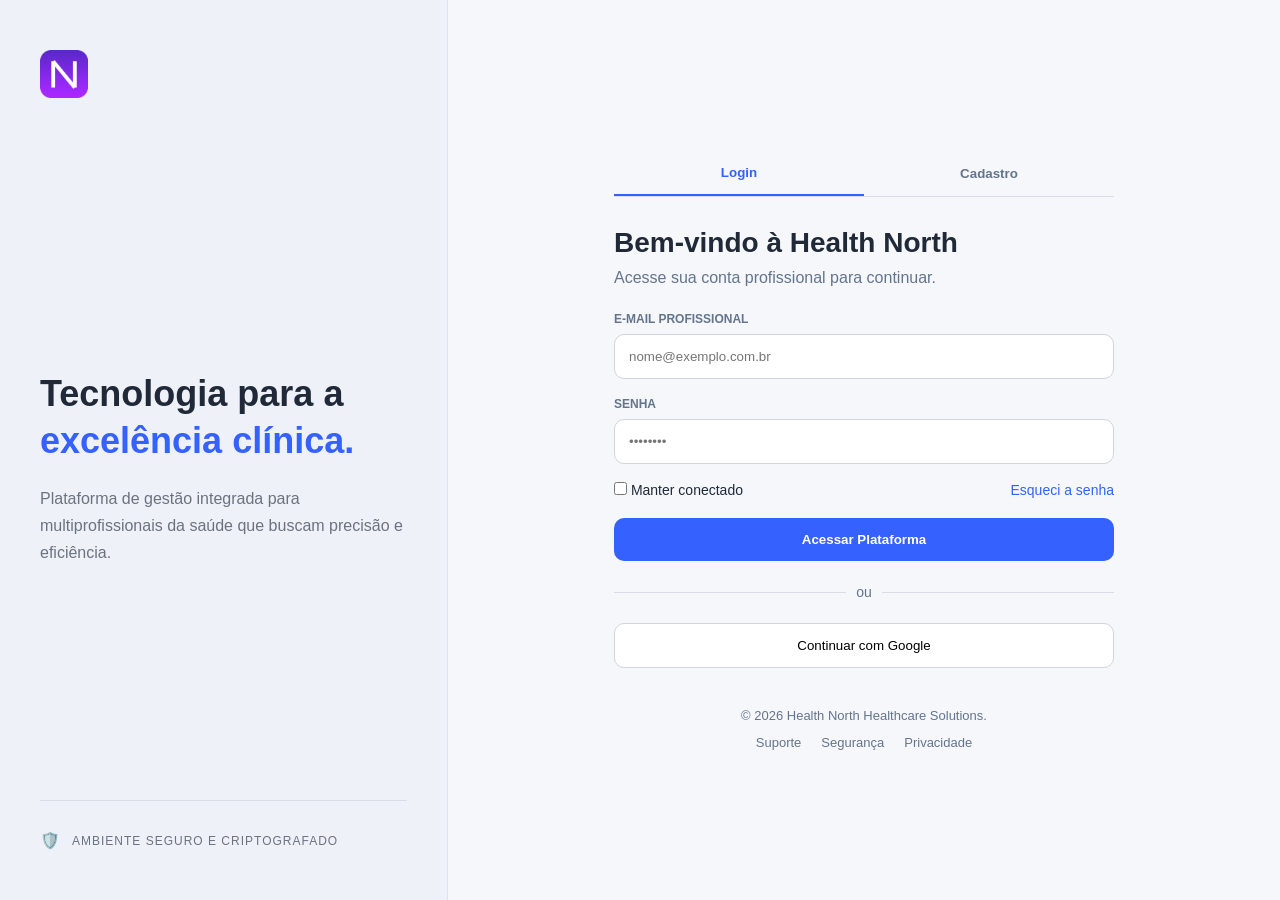
<file: pages/autent.html>
<!DOCTYPE html>

<html lang="pt-BR">

<head>
    <meta charset="UTF-8">
    <meta name="viewport" content="width=device-width, initial-scale=1.0">
    <link rel="shortcut icon" href="../assets/" type="image/x-icon">
    <link rel="shortcut icon" href="../assets/HealthNorthOFFICIAL.ico" type="image/x-icon" />
    <title>Health North - Acesso</title>
    <link rel="stylesheet" href="../style/autent.css">

</head>

<body>

    <div class="container">

        <!-- Lado esquerdo -->

        <aside class="left-side">
            <div class="brand">
                <div class="logo"><img src="../assets/HealthNorthOFFICIAL.ico"
                        alt="Logo da Health North, ela é de cor roxa gradiente com o N de North/Norte" /></div>

            </div>

            <div class="left-content">
                <h1 id="leftTitle">Tecnologia para a <span>excelência clínica.</span></h1>
                <p id="leftText">Plataforma de gestão integrada para multiprofissionais da saúde que buscam precisão e
                    eficiência.</p>

            </div>

            <div class="left-footer">
                <div class="security">
                    <span>🛡️</span>
                    <p>AMBIENTE SEGURO E CRIPTOGRAFADO</p>
                </div>

            </div>

        </aside>
        <!-- Lado direito -->
        <main class="right-side">
            <div class="auth-container">
                <div class="tabs">
                    <button class="tab active" data-tab="login">Login</button>
                    <button class="tab" data-tab="register">Cadastro</button>

                </div>
                <!-- LOGIN -->
                <section id="login" class="form-section active">
                    <div class="header-text">

                        <h2>Bem-vindo à Health North</h2>
                        <p>Acesse sua conta profissional para continuar.</p>

                    </div>

                    <form class="form">

                        <div class="form-group">
                            <label>E-MAIL PROFISSIONAL</label>
                            <input type="email" placeholder="nome@exemplo.com.br">

                        </div>

                        <div class="form-group">
                            <label>SENHA</label>
                            <input type="password" placeholder="••••••••">

                        </div>

                        <div class="options">
                            <label><input type="checkbox"> Manter conectado</label>
                            <a href="#">Esqueci a senha</a>

                        </div>

                        <button type="submit" class="btn-primary">Acessar Plataforma</button>

                        <div class="divider"><span>ou</span></div>
                        <button type="button" class="btn-google">Continuar com Google</button>

                    </form>

                </section>
                <!-- CADASTRO -->

                <section id="register" class="form-section">
                    <div class="header-text">
                        <h2>Crie sua conta Health North</h2>
                        <p>Preencha os dados abaixo para começar.</p>

                    </div>

                    <form class="form">

                        <div class="form-group">
                            <label>NOME COMPLETO</label>
                            <input type="text" placeholder="Seu nome completo">

                        </div>

                        <div class="row">

                            <div class="form-group">
                                <label>RG</label>
                                <input type="text" placeholder="00.000.000-0">

                            </div>

                            <div class="form-group">
                                <label>CPF</label>
                                <input type="text" placeholder="000.000.000-00">

                            </div>

                        </div>

                        <div class="form-group">
                            <label>CEP</label>
                            <input type="text" placeholder="00000-000">

                        </div>

                        <div class="form-group">
                            <label>E-MAIL</label>
                            <input type="email" placeholder="seu@email.com">

                        </div>

                        <div class="row">
                            <div class="form-group">
                                <label>SENHA</label>
                                <input type="password" placeholder="••••••••">

                            </div>

                            <div class="form-group">
                                <label>CONFIRMAR SENHA</label>
                                <input type="password" placeholder="••••••••">

                            </div>

                        </div>

                        <label class="check">
                            <input type="checkbox"> Concordo com os <a href="#">Termos de Uso</a> e <a href="#">Política
                                de Privacidade</a>.

                        </label>

                        <button type="submit" class="btn-primary">Criar Conta</button>

                        <div class="divider"><span>ou</span></div>

                        <button type="button" class="btn-google">Cadastrar com Google</button>

                    </form>

                </section>

                <footer class="footer">
                    <p>© 2026 Health North Healthcare Solutions.</p>

                    <div class="footer-links">
                        <a href="#">Suporte</a>
                        <a href="#">Segurança</a>
                        <a href="#">Privacidade</a>

                    </div>

                </footer>

            </div>

        </main>

    </div>

    <script src="../js/autent.js"></script>

</body>

</html>
</file>
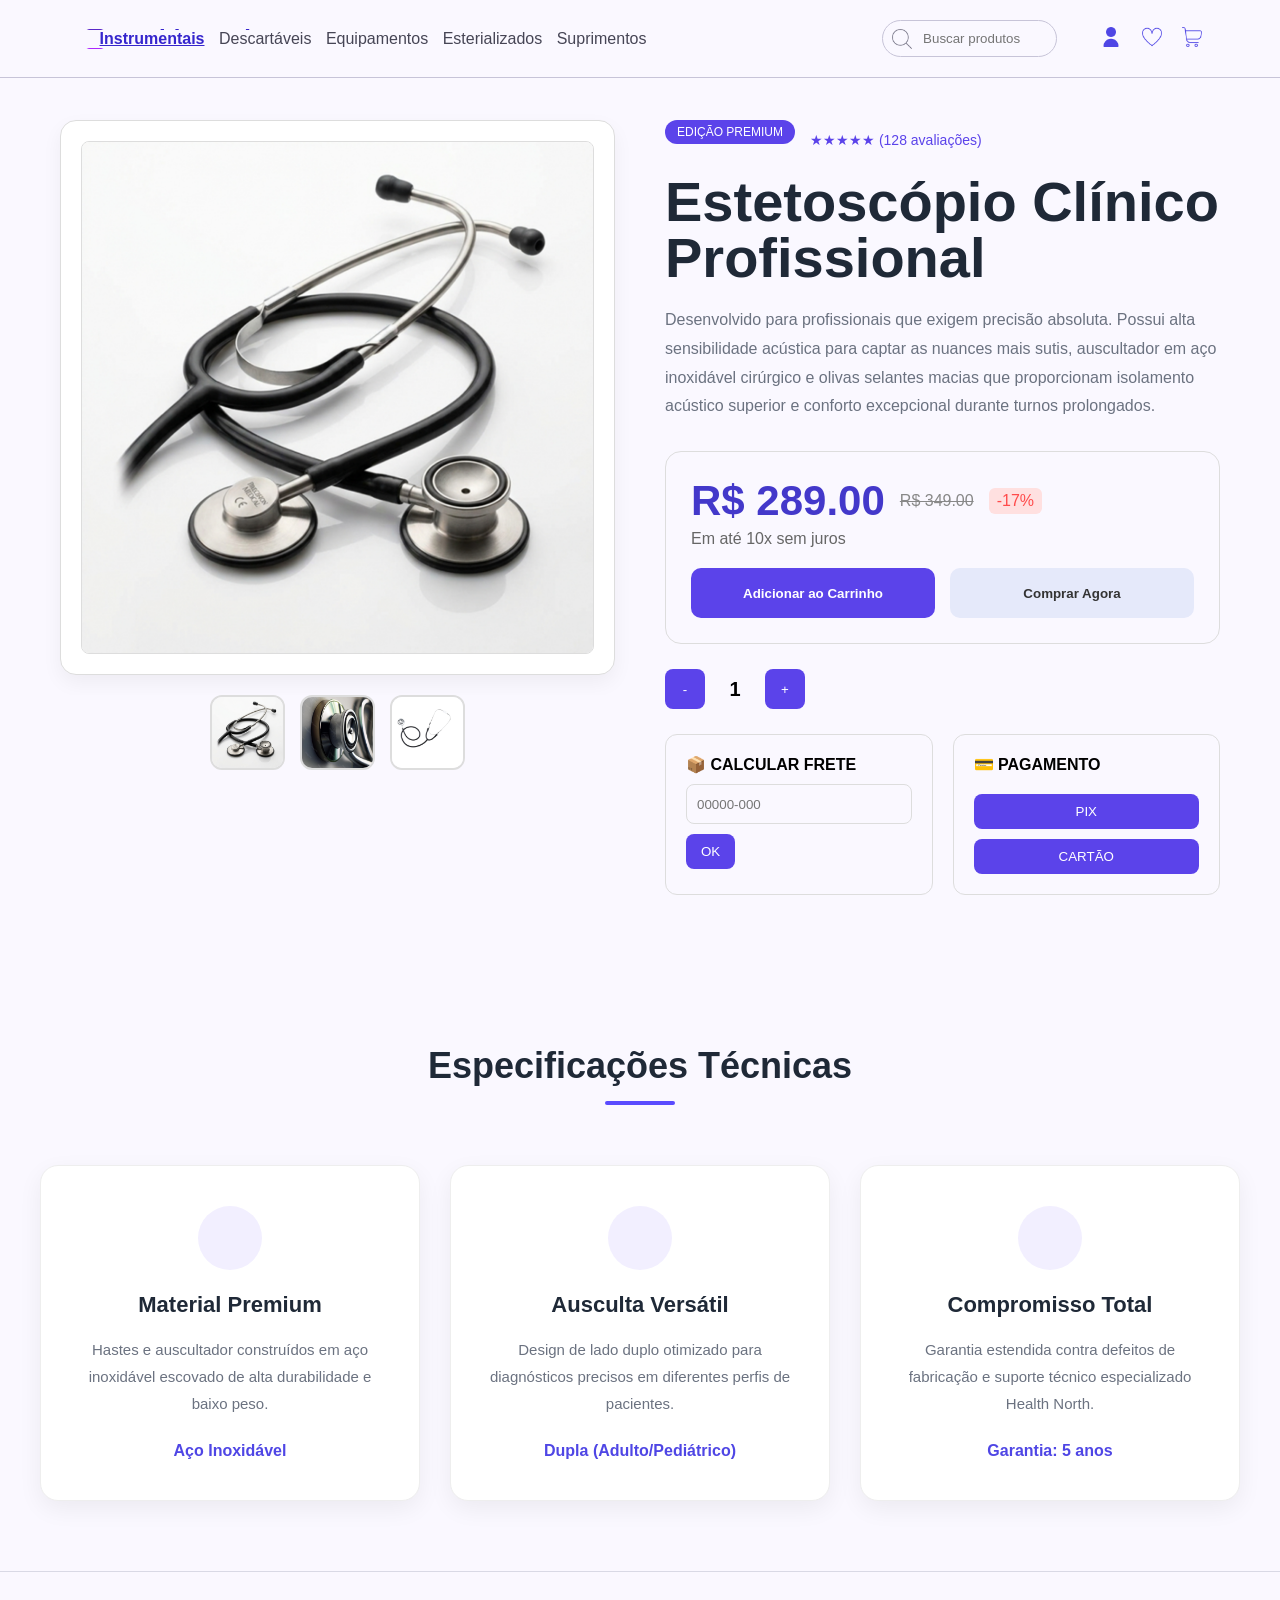
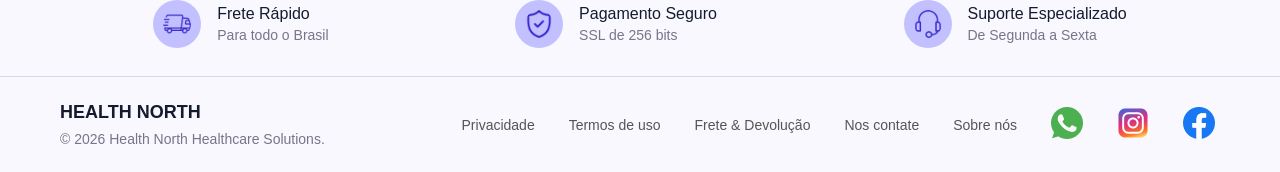
<file: pages/produtos.html>
<!doctype html>
<html lang="pt-br">

<head>
  <meta charset="UTF-8" />
  <meta name="viewport" content="width=device-width, initial-scale=1.0" />
  <link rel="shortcut icon" href="../assets/HealthNorthOFFICIAL.ico" type="image/x-icon" />
  <title>Health North - Descrição do Produto</title>
  <link rel="stylesheet" href="../style/produtos.css" />
</head>

<body>
  <!--Cabeçalho-->
  <header>
    <div class="topo">
      <div class="left">
        <img src="../assets/HealthNorthOFFICIAL.ico"
          alt="Logo da Health North, ela é de cor roxa gradiente com o N de North/Norte" />
        <h1>Health North</h1>
      </div>

      <div class="center">
        <!--<Nav>egar pelo sites, colocando o seletor de classe com o CSS3-->
        <nav class="menu">
          <!--O <a /> é um local para linkar urls diferentes-->
          <a id="idinstrumentais" href="">Instrumentais</a>
          <a href="">Descartáveis</a>
          <a href="">Equipamentos</a>
          <a href="">Esterializados</a>
          <a href="">Suprimentos</a>
        </nav>
      </div>

      <div class="right-icons">
        <div class="caixa-pesquisa">
          <input type="text" placeholder="Buscar produtos" />
          <img src="../assets/search.png" alt="Lupa de pesquisa" />
        </div>
        <div class="icones">
          <a href="user.html">
            <img src="../assets/user.png" alt="usuário" /></a>
          <a href="favorites.html">
            <img src="../assets/heart.png" alt="favoritos" /></a>
          <a href="cart.html"><img src="../assets/shoppingcart.png" alt="carrinho de compras" /></a>
        </div>
      </div>
    </div>
  </header>
 <main>
  <article class="produto">

    <div class="main">
      <div class="descriptionLeft">
        <div class="imagem-principal">
          <img id="img-principal" src="" alt="Imagem principal do produto">
        </div>

        <div class="imagens-inferior" id="img-inferior"></div>

      </div>

      <div class="descriptionRight">
        <div class="produto-topo">
          <span class="tag">EDIÇÃO PREMIUM</span>
          <div class="avaliacao">
            ★★★★★
            <span>(128 avaliações)</span>
          </div>

        </div>

        <h2 id="nome-produto"></h2>

        <p class="description" id="descricao-produto"></p>

        <div class="box-preco">
          <div class="linha-preco">
            <h3 id="preco-promocional"></h3>
            <span id="preco-antigo"></span>
            <span id="desconto"></span>

          </div>

          <p class="parcelamento">
            Em até 10x sem juros
          </p>

          <div class="botoes">
            <button class="carrinho">
              Adicionar ao Carrinho
            </button>

            <button class="comprar">
              Comprar Agora
            </button>

          </div>

        </div>

        <div class="quantidade">

          <button id="diminuir">-</button>

          <span id="quantidade-numero">1</span>

          <button id="aumentar">+</button>

        </div>

        <div class="blocos-inferiores">

          <div class="area-frete">
            <p>📦 CALCULAR FRETE</p>
            <input id="frete" placeholder="00000-000">
            <button id="btn-calcular-frete">
              OK
            </button>

          </div>

          <div class="pagamento">
            <p>💳 PAGAMENTO</p>
            <button id="btn-pagamento-pix">
              PIX
            </button>
            <button id="btn-pagamento-cartao">
              CARTÃO
            </button>

          </div>

        </div>

        <div id="cores"></div>

        <div id="tamanhos"></div>

      </div>

    </div>

  </article>

  <section class="specs">
    <div class="container">
      <h2>Especificações Técnicas</h2>
      <div class="line"></div>

      <div class="cards">
        <div class="card">
          <div class="icon">
            <i class="fa-solid fa-screwdriver-wrench"></i>
          </div>

          <h3>Material Premium</h3>
          <p>
            Hastes e auscultador construídos em
            aço inoxidável escovado de alta
            durabilidade e baixo peso.
          </p>
          <span>Aço Inoxidável</span>
        </div>

        <div class="card">
          <div class="icon">
            <i class="fa-solid fa-user-doctor"></i>
          </div>

          <h3>Ausculta Versátil</h3>
          <p>
            Design de lado duplo otimizado para
            diagnósticos precisos em diferentes
            perfis de pacientes.
          </p>
          <span>Dupla (Adulto/Pediátrico)</span>
        </div>

        <div class="card">
          <div class="icon">
            <i class="fa-solid fa-shield-halved"></i>
          </div>

          <h3>Compromisso Total</h3>
          <p>
            Garantia estendida contra defeitos de
            fabricação e suporte técnico
            especializado Health North.
          </p>
          <span>Garantia: 5 anos</span>
        </div>

      </div>
    </div>
  </section>

  <footer class="rodape">

    <div class="rodapeTopo">

        <div class="infoItem">
            <img src="../assets/DeliveryTruck.png" alt="Frete Rápido">

            <div class="textoInfo">
                <h4>Frete Rápido</h4>
                <span>Para todo o Brasil</span>
            </div>
        </div>

        <div class="infoItem">
            <img src="../assets/security.png" alt="Pagamento Seguro">

            <div class="textoInfo">
                <h4>Pagamento Seguro</h4>
                <span>SSL de 256 bits</span>
            </div>
        </div>

        <div class="infoItem">
            <img src="../assets/support.png" alt="Suporte Especializado">

            <div class="textoInfo">
                <h4>Suporte Especializado</h4>
                <span>De Segunda a Sexta</span>
            </div>
        </div>

    </div>

    <div class="rodapeBottom">

        <div class="bottomEsquerdo">
            <h4>HEALTH NORTH</h4>
            <p>© 2026 Health North Healthcare Solutions.</p>
        </div>

        <nav class="bottomDireito">
            <a href="#">Privacidade</a>
            <a href="#">Termos de uso</a>
            <a href="#">Frete & Devolução</a>
            <a href="#">Nos contate</a>
            <a href="#">Sobre nós</a>

            <a href="#">
                <img src="../assets/whatsapp.png" alt="Whatsapp">
            </a>

            <a href="#">
                <img src="../assets/instagram.png" alt="Instagram">
            </a>

            <a href="#">
                <img src="../assets/facebook.png" alt="Facebook">
            </a>
        </nav>

    </div>

</footer>
</main>

  <!--Linkando o JavaScript com HTML-->
  <script src="/js/product.js"></script>
</body>

</html>
</file>
<file: style/autent.css>
* {
    margin: 0;
    padding: 0;
    box-sizing: border-box;
    font-family: 'Inter', sans-serif;
}

body {
    background: #f5f7fb;
    color: #1f2937;
}

.container {
    display: flex;
    min-height: 100vh;
}

/* ===== LADO ESQUERDO ===== */

.left-side {
    width: 35%;
    background: #eef1f7;
    padding: 50px 40px;
    display: flex;
    flex-direction: column;
    justify-content: space-between;
    border-right: 1px solid #dde2eb;
}

.logo {
    width: 48px;
    height: 48px;
    background: #6d4aff;
    color: white;
    border-radius: 14px;
    display: flex;
    align-items: center;
    justify-content: center;
    font-size: 24px;
    font-weight: 700;
    margin-bottom: 40px;
}

.logo img{
    width: 48px;
}

.left-content h1 {
    font-size: 36px;
    line-height: 1.3;
    margin-bottom: 20px;
}

.left-content h1 span {
    color: #3461ff;
}

.left-content p {
    color: #6b7280;
    line-height: 1.7;
    max-width: 380px;
}

.security {
    display: flex;
    align-items: center;
    gap: 12px;
    padding-top: 30px;
    border-top: 1px solid #d8dde7;
}

.security p {
    font-size: 12px;
    letter-spacing: 1px;
    color: #6b7280;
}

/* ===== LADO DIREITO ===== */

.right-side {
    flex: 1;
    display: flex;
    align-items: center;
    justify-content: center;
    padding: 40px 20px;
}

.auth-container {
    width: 100%;
    max-width: 500px;
}

.tabs {
    display: flex;
    margin-bottom: 30px;
    border-bottom: 1px solid #d8dde7;
}

.tab {
    flex: 1;
    padding: 14px;
    background: transparent;
    border: none;
    font-weight: 600;
    cursor: pointer;
    color: #64748b;
    transition: .3s;
}

.tab.active {
    color: #3461ff;
    border-bottom: 2px solid #3461ff;
}

.form-section {
    display: none;
}

.form-section.active {
    display: block;
}

.header-text h2 {
    font-size: 28px;
    margin-bottom: 10px;
}

.header-text p {
    color: #64748b;
    margin-bottom: 25px;
}

.form-group {
    display: flex;
    flex-direction: column;
    margin-bottom: 18px;
}

.form-group label {
    font-size: 12px;
    font-weight: 600;
    color: #64748b;
    margin-bottom: 8px;
}

.form-group input {
    padding: 14px;
    border: 1px solid #d1d5db;
    border-radius: 10px;
    outline: none;
    transition: .3s;
}

.form-group input:focus {
    border-color: #3461ff;
    box-shadow: 0 0 0 3px rgba(52, 97, 255, .1);
}

.row {
    display: flex;
    gap: 15px;
}

.row .form-group {
    flex: 1;
}

.options {
    display: flex;
    justify-content: space-between;
    align-items: center;
    margin-bottom: 20px;
    font-size: 14px;
}

.options a,
.check a {
    color: #3461ff;
    text-decoration: none;
}

.btn-primary {
    width: 100%;
    padding: 14px;
    background: #3461ff;
    color: white;
    border: none;
    border-radius: 10px;
    font-weight: 600;
    cursor: pointer;
    transition: .3s;
}

.btn-primary:hover {
    background: #244de0;
}

.divider {
    text-align: center;
    margin: 22px 0;
    position: relative;
}

.divider::before {
    content: '';
    position: absolute;
    top: 50%;
    left: 0;
    width: 100%;
    height: 1px;
    background: #d8dde7;
}

.divider span {
    background: #f5f7fb;
    padding: 0 10px;
    position: relative;
    color: #64748b;
    font-size: 14px;
}

.btn-google {
    width: 100%;
    padding: 14px;
    background: white;
    border: 1px solid #d1d5db;
    border-radius: 10px;
    cursor: pointer;
    font-weight: 500;
}

.check {
    display: flex;
    align-items: center;
    gap: 8px;
    margin-bottom: 20px;
    font-size: 14px;
    color: #64748b;
}

.footer {
    margin-top: 40px;
    text-align: center;
    color: #64748b;
    font-size: 13px;
}

.footer-links {
    display: flex;
    justify-content: center;
    gap: 20px;
    margin-top: 12px;
}

.footer-links a {
    color: #64748b;
    text-decoration: none;
}

/* ===== RESPONSIVO ===== */

@media (max-width: 900px) {
    .container {
        flex-direction: column;
    }

    .left-side {
        width: 100%;
        padding: 30px 20px;
        text-align: center;
        border-right: none;
        border-bottom: 1px solid #dde2eb;
    }

    .logo {
        margin: 0 auto 20px;
    }

    .left-content p {
        margin: 0 auto;
    }

    .security {
        justify-content: center;
    }

    .row {
        flex-direction: column;
        gap: 0;

    }
}

@media (max-width: 480px) {
    .left-content h1 {
        font-size: 28px;
    }

    .header-text h2 {
        font-size: 24px;
    }

    .options {
        flex-direction: column;
        gap: 10px;
        align-items: flex-start;
    }

    .footer-links {
        flex-direction: column;
        gap: 10px;

    }
}
</file>
<file: style/produtos.css>
* {
    background-color: #FAF8FF;
    font-family: inter, sans-serif;
    /*Seletor universal: o asterisco ( * ) é um seletor universal que seleciona todos os elementos da página. */
    margin: 0;
    padding: 0;
    box-sizing: border-box;
}

body {
    overflow-x: hidden;
    width: 100%;
}

header {
    background-color: #FAF8FF;
    color: #3525CD;
    position: fixed;
    top: 0;
    left: 0;
    right: 0;
}

body {
    overflow-x: hidden;
    width: 100%;
}

main{
    margin-top: 80px;
}

h1 {
    background-color: #FAF8FF;
    color: #3525CD;
    font-weight: bold;
    /* Seletor de tipo: seleciona todos os elementos do tipo especificado, como h1, p, div, etc. */
    font-size: 24px;
    /* Tamanho do texto do título */
    text-align: center;
    /* Alinhamento do texto do título */
    transform: translateX(65px);
    /* Distância do título em relação ao topo da página */
}

#idinstrumentais {
    color: #3525CD;
    text-decoration: underline;
    font-weight: bold;
    /* Peso do texto [se estará em negrito por exemplo]. */
    /* Seletor de id: seleciona um elemento especificado com seu ID utilizando ( # ) */
}

.menu {
    background-color: #FAF8FF;
    /* Seletor de classe: seleciona todos os elementos com uma classe específica utilizando o ( . ) */
    transform: translateX(100px);
    /* Distância do menu em relação ao topo da página */
}

nav a {
    color: #464555;
    /* Cor do texto do menu de navegação */
    text-decoration: none;
    /* Remove o sublinhado dos links */
    margin: 0 5px;
    /* Espaçamento entre os links */
    font-weight: medium;
    /* Peso do texto [se estará em negrito por exemplo]. */
}

.left {
    display: flex;
    align-items: center;
    gap: 10px;
    text-align: left;
    font-size: 20px;
    font-weight: bold;
}

.center {
    text-align: center;
    font-size: 16px;
    transform: translateX(-300px);
}

.right-icons {
    display: flex;
    align-items: center;
    gap: 16px;
    text-align: right;
    color: #6B7280;
    /* Cor do texto do menu de navegação */
    font-weight: medium;
    font-family: 16px;
}

.right-icons img {
    width: 20px;
    height: 20px;
    margin-left: 0px;
}

.left img {
    height: 20px;
    width: 20px;
    transform: translateX(65px);
}

/* Configurando a caixa de pesquisa */
.caixa-pesquisa input {
    padding: 10px;
    /* distancia entre as bordas do campo de pesquisa */
    border: 1px solid #C7C4D8;
    /* borda do campo de pesquisa */
    border-radius: 20px;
    /* arredondamento das bordas do campo de pesquisa */
    font-family: inter, sans-serif;
    width: 175px;
    height: auto;
    color: #6B7280;
    /* cor do texto do campo de pesquisa */
    padding-left: 40px;
    /* distancia entre o texto do campo de pesquisa e a borda esquerda do campo de pesquisa */
}

.caixa-pesquisa {
    display: flex;
    justify-content: right;
    margin-top: 10px;
    margin-bottom: 10px;
    position: relative;
    transform: translateX(-20px);
}

.right-icons {
    display: flex;
    align-items: center;
    gap: 16px;
    transform: translateX(-50px);
    position: relative;
}

header {
    display: flex;
    align-items: center;
    justify-content: space-between;
    border-bottom: 1px solid #C7C4D8;
    /* borda inferior do cabeçalho */
    padding: 10px 20px;
    /* espaçamento interno do cabeçalho */
}

.topo {
    display: flex;
    align-items: center;
    justify-content: space-between;
    gap: 20px;
    width: 100%;
    flex-wrap: nowrap;
}

.caixa-pesquisa img {
    position: absolute;
    right: 10px;
    top: 50%;
    transform: translateY(-50%);
    width: 20px;
    height: 20px;
    cursor: pointer;
    left: 10px;
    top: 50%;
}

.caixa-pesquisa placeholder {
    color: #6B7280;
    /* cor do texto do placeholder */
    padding-left: 50px;
    /* distancia entre o texto do placeholder e a borda esquerda do campo de pesquisa */
}

.right-icons a small {
    color: #6B7280;
    /* cor do texto dos ícones de usuário, favoritos e carrinho de compras */
    font-size: 12px;
    /* tamanho do texto dos ícones de usuário, favoritos e carrinho de compras */
    display: block;
    margin-top: 2px;
    /* distancia entre o ícone e o texto dos ícones de usuário, favoritos e carrinho de compras */
}

.icones a p {
    color: #6B7280;
    /* cor do texto dos ícones de usuário, favoritos e carrinho de compras */
    font-size: 12px;
    /* tamanho do texto dos ícones de usuário, favoritos e carrinho de compras */
    display: block;
    margin-top: 2px;
    /* distancia entre o ícone e o texto dos ícones de usuário, favoritos e carrinho de compras */
}

.icones a {
    display: auto;
    flex-direction: column;
    align-items: center;
    gap: 4px;
    text-decoration: none;
    /* Remove o sublinhado dos links */
    margin: 0 8px;
    /* Espaçamento entre os links */
}

.produto {
    width: 100%;
    padding: 40px 800px;
    
}

.main {
    display: flex;
    gap: 40px;
    align-items: flex-start;
}

.descriptionLeft {
    width: 50%;
    background-color: transparent;
    align-items: center;
    justify-content: center;
}

.imagem-principal {
    padding: 20px;
    display: flex;
    justify-content: center;

}

.imagem-principal img {
    border: 1px solid #ddd;
    border-radius: 12px;
    width: 420px;
    display: block;
    border-radius: 8px;
}

.imagens-inferior {
    display: flex;
    justify-content: center;
    /* Centraliza horizontalmente */
    align-items: center;
    /* Centraliza verticalmente (se houver altura definida) */
    gap: 15px;
    margin-top: 20px;
}

.imagens-inferior img {
    width: 80px;
    height: 80px;
    object-fit: cover;
    border-radius: 10px;
    border: 2px solid #ddd;
    cursor: pointer;
}

.descriptionRight {
    width: 50%;
}

.tag {
    display: inline-block;
    background: #6c4cff;
    color: white;
    font-size: 12px;
    padding: 5px 12px;
    border-radius: 20px;
    margin-bottom: 15px;
}

.descriptionRight h2 {
    font-size: 48px;
    line-height: 1;
    margin-bottom: 20px;
}

.description {
    color: #666;
    line-height: 1.7;
    margin-bottom: 30px;
}

.box-preco {
    border: 1px solid #d8d8d8;
    border-radius: 12px;
    padding: 25px;
}

.box-preco h3 {
    font-size: 36px;
    color: #4f46e5;
}

.box-preco p span {
    text-decoration: line-through;
    color: #888;
}

.botoes {
    display: flex;
    gap: 15px;
    margin-top: 20px;
}

.botoes button {
    flex: 1;
    padding: 15px;
    border: none;
    border-radius: 8px;
    cursor: pointer;
    font-weight: bold;
}

.carrinho {
    background: #5a3ff0;
    color: white;
}

.comprar {
    background: #e8ebff;
    color: #333;
}

.produto {
    width: 100%;
    max-width: 1400px;
    margin: auto;
    padding: 40px 60px;
}

.main {
    display: flex;
    gap: 50px;
}

/* ESQUERDA */

.descriptionLeft {
    width: 50%;
}

.imagem-principal {
    background: white;
    border: 1px solid #ddd;
    border-radius: 16px;
    padding: 20px;
    box-shadow: 0 8px 20px rgba(0, 0, 0, .05);
}

.imagem-principal img {
    width: 100%;
    display: block;
}

.imagens-inferior {
    display: flex;
    justify-content: center;
    gap: 15px;
    margin-top: 20px;
}

.imagens-inferior img {
    width: 75px;
    height: 75px;
    object-fit: cover;
    border-radius: 12px;
    border: 2px solid #ddd;
    cursor: pointer;
    transition: .2s;
}

.imagens-inferior img:hover {
    border-color: #5B43EA;
}

/* DIREITA */

.descriptionRight {
    width: 50%;
}

.produto-topo {
    display: flex;
    align-items: center;
    gap: 15px;
    margin-bottom: 15px;
}

.tag {
    background: #5B43EA;
    color: white;
    padding: 5px 12px;
    border-radius: 20px;
    font-size: 12px;
}

.avaliacao {
    color: #5B43EA;
    font-size: 14px;
}

.descriptionRight h2 {
    font-size: 56px;
    font-weight: 800;
    color: #1F2937;
    line-height: 1;
    margin-bottom: 20px;
}

.description {
    color: #6B7280;
    line-height: 1.8;
    margin-bottom: 30px;
}

/* PREÇO */

.box-preco {
    background: white;
    border: 1px solid #ddd;
    border-radius: 16px;
    padding: 25px;
    background-color: transparent;
}

.linha-preco {
    display: flex;
    align-items: center;
    gap: 15px;
}

#preco-promocional {
    color: #4338CA;
    font-size: 42px;
    font-weight: bold;
}

#preco-antigo {
    color: #888;
    text-decoration: line-through;
}

#desconto {
    background: #FFE0E0;
    color: #FF4B4B;
    padding: 4px 8px;
    border-radius: 6px;
}

.parcelamento {
    color: #666;
    margin-top: 5px;
}

/* BOTÕES */

.botoes {
    display: flex;
    gap: 15px;
    margin-top: 20px;
}

.botoes button {
    flex: 1;
    height: 50px;
    border: none;
    border-radius: 10px;
    cursor: pointer;
    font-weight: bold;
}

.carrinho {
    background: #5B43EA;
    color: white;
}

.comprar {
    background: #E5E9FA;
    color: #333;
}

/* QUANTIDADE */

.quantidade {
    display: flex;
    align-items: center;
    gap: 15px;
    margin-top: 25px;
}

.quantidade button {
    width: 40px;
    height: 40px;
    background: #5B43EA;
    color: white;
    border: none;
    border-radius: 8px;
    cursor: pointer;
}

#quantidade-numero {
    font-size: 20px;
    font-weight: bold;
    min-width: 30px;
    text-align: center;
}

/* FRETE E PAGAMENTO */

.blocos-inferiores {
    display: flex;
    gap: 20px;
    margin-top: 25px;
}

.area-frete,
.pagamento {
    flex: 1;
    background: transparent;
    border: 1px solid #ddd;
    border-radius: 12px;
    padding: 20px;
}

.area-frete p,
.pagamento p {
    font-weight: bold;
    margin-bottom: 10px;
}

.area-frete input {
    width: 100%;
    height: 40px;
    border: 1px solid #ddd;
    border-radius: 8px;
    padding: 10px;
    margin-bottom: 10px;
}

.area-frete button,
.pagamento button {
    padding: 10px 15px;
    border: none;
    border-radius: 8px;
    cursor: pointer;
    background: #5B43EA;
    color: white;
}

.pagamento {
    display: flex;
    flex-direction: column;
    gap: 10px;
}

/* CORES E TAMANHOS */

#cores,
#tamanhos {
    display: flex;
    gap: 10px;
    margin-top: 20px;
}

#cores button,
#tamanhos button {
    border: 1px solid #ddd;
    background: white;
    padding: 10px 15px;
    border-radius: 8px;
    cursor: pointer;
}

.specs {
    padding: 70px 20px;
}

.container {
    max-width: 1200px;
    margin: auto;
}

.specs h2 {
    text-align: center;
    font-size: 36px;
    color: #1f2937;
    font-weight: 700;
}

.line {
    width: 70px;
    height: 4px;
    background: #5a4bff;
    margin: 14px auto 60px;
    border-radius: 20px;
}

.cards {
    display: grid;
    grid-template-columns: repeat(auto-fit, minmax(280px, 1fr));
    gap: 30px;
}

.card {
    background: #fff;
    border-radius: 18px;
    padding: 40px 30px;
    text-align: center;
    box-shadow: 0 8px 25px rgba(0, 0, 0, .06);
    transition: .35s;
    cursor: pointer;
    border: 1px solid #eee;
}

.card:hover {
    transform: translateY(-10px);
    box-shadow: 0 20px 45px rgba(90, 75, 255, .18);
}

.icon {
    width: 64px;
    height: 64px;
    margin: auto;
    background: #f2efff;
    border-radius: 50%;
    display: flex;
    justify-content: center;
    align-items: center;
    color: #5a4bff;
    font-size: 26px;
    margin-bottom: 22px;
    transition: .35s;
}

.card:hover .icon {
    background: #5a4bff;
    color: #fff;
    transform: rotate(10deg) scale(1.08);
}

.card h3 {
    font-size: 22px;
    color: #1f2937;
    margin-bottom: 18px;
    background-color: transparent;
}

.card p {
    color: #6b7280;
    background-color: transparent;
    line-height: 1.8;
    font-size: 15px;
    margin-bottom: 25px;
}

.card span {
    color: #4f46e5;
    background-color: transparent;
    font-weight: 700;
    font-size: 16px;
}

@media(max-width:768px) {

    .specs h2 {
        font-size: 28px;
    }

    .cards {
        gap: 20px;
    }

    .card {
        padding: 35px 25px;
    }

}

.rodape {
    width: 100%;
    background: #F5F5FD;
    border-top: 1px solid #D9D9E5;
}

/* TOPO */

.rodapeTopo {
    display: flex;
    justify-content: space-around;
    align-items: center;
    padding: 28px 60px;
    border-bottom: 1px solid #D9D9E5;
}

.infoItem {
    display: flex;
    align-items: center;
    gap: 16px;
}

.infoItem img {
    width: 48px;
    height: 48px;
    padding: 10px;
    background: #C3C0FF;
    border-radius: 50%;
}

.textoInfo h4 {
    font-size: 16px;
    font-weight: 500;
    color: #131B2E;
    margin-bottom: 4px;
}

.textoInfo span {
    display: block;
    font-size: 14px;
    color: #777587;
}

/* BOTTOM */

.rodapeBottom {
    display: flex;
    justify-content: space-between;
    align-items: center;
    padding: 25px 60px;
}

.bottomEsquerdo h4 {
    font-size: 18px;
    font-weight: 700;
    color: #131B2E;
    margin-bottom: 8px;
}

.bottomEsquerdo p {
    font-size: 14px;
    color: #777587;
}

.bottomDireito {
    display: flex;
    align-items: center;
    gap: 24px;
}

.bottomDireito a {
    text-decoration: none;
    color: #555;
    font-size: 14px;
    transition: 0.3s;
}

.bottomDireito a:hover {
    color: #3525CD;
}

.bottomDireito img {
    width: 32px;
    height: 32px;
    object-fit: contain;
}

/* RESPONSIVO */

@media (max-width: 768px) {

    .rodapeTopo {
        flex-direction: column;
        gap: 25px;
        align-items: flex-start;
    }

    .rodapeBottom {
        flex-direction: column;
        gap: 20px;
        text-align: center;
    }

    .bottomDireito {
        flex-wrap: wrap;
        justify-content: center;
    }
}
</file>
